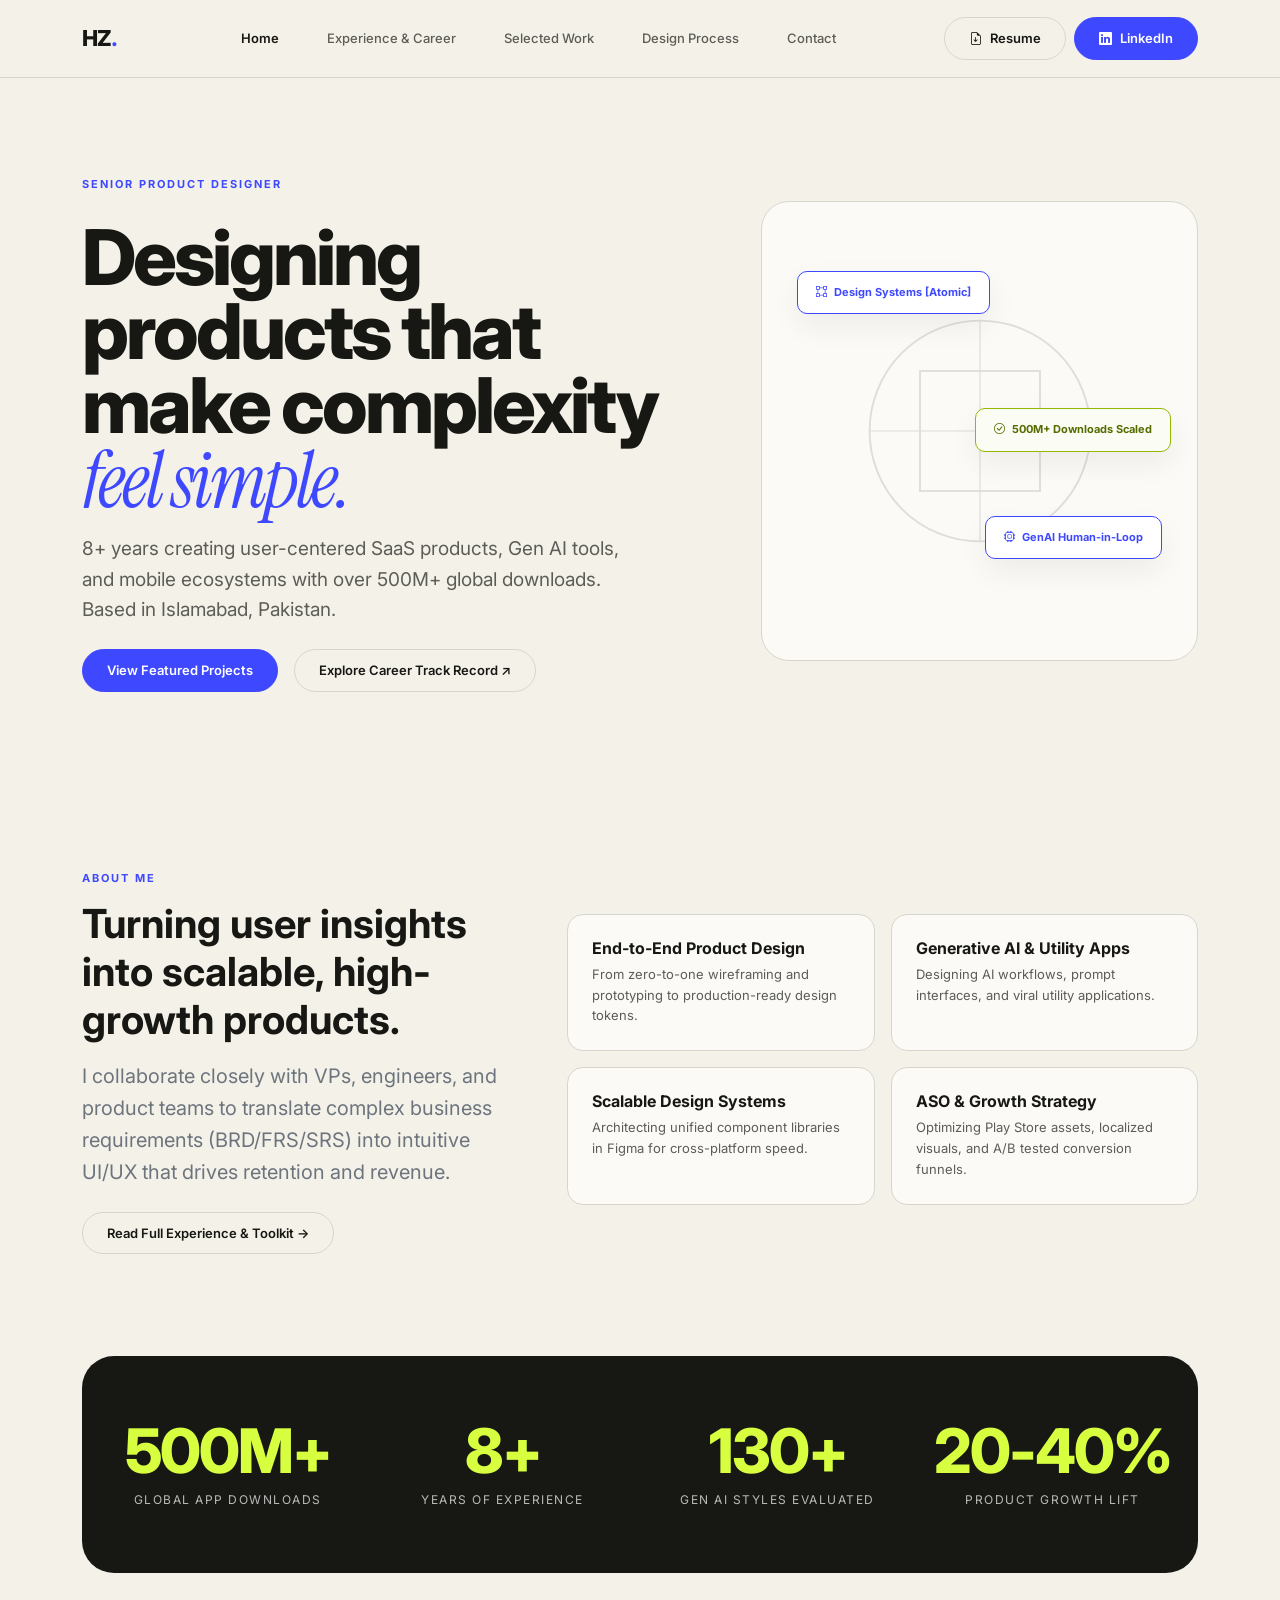
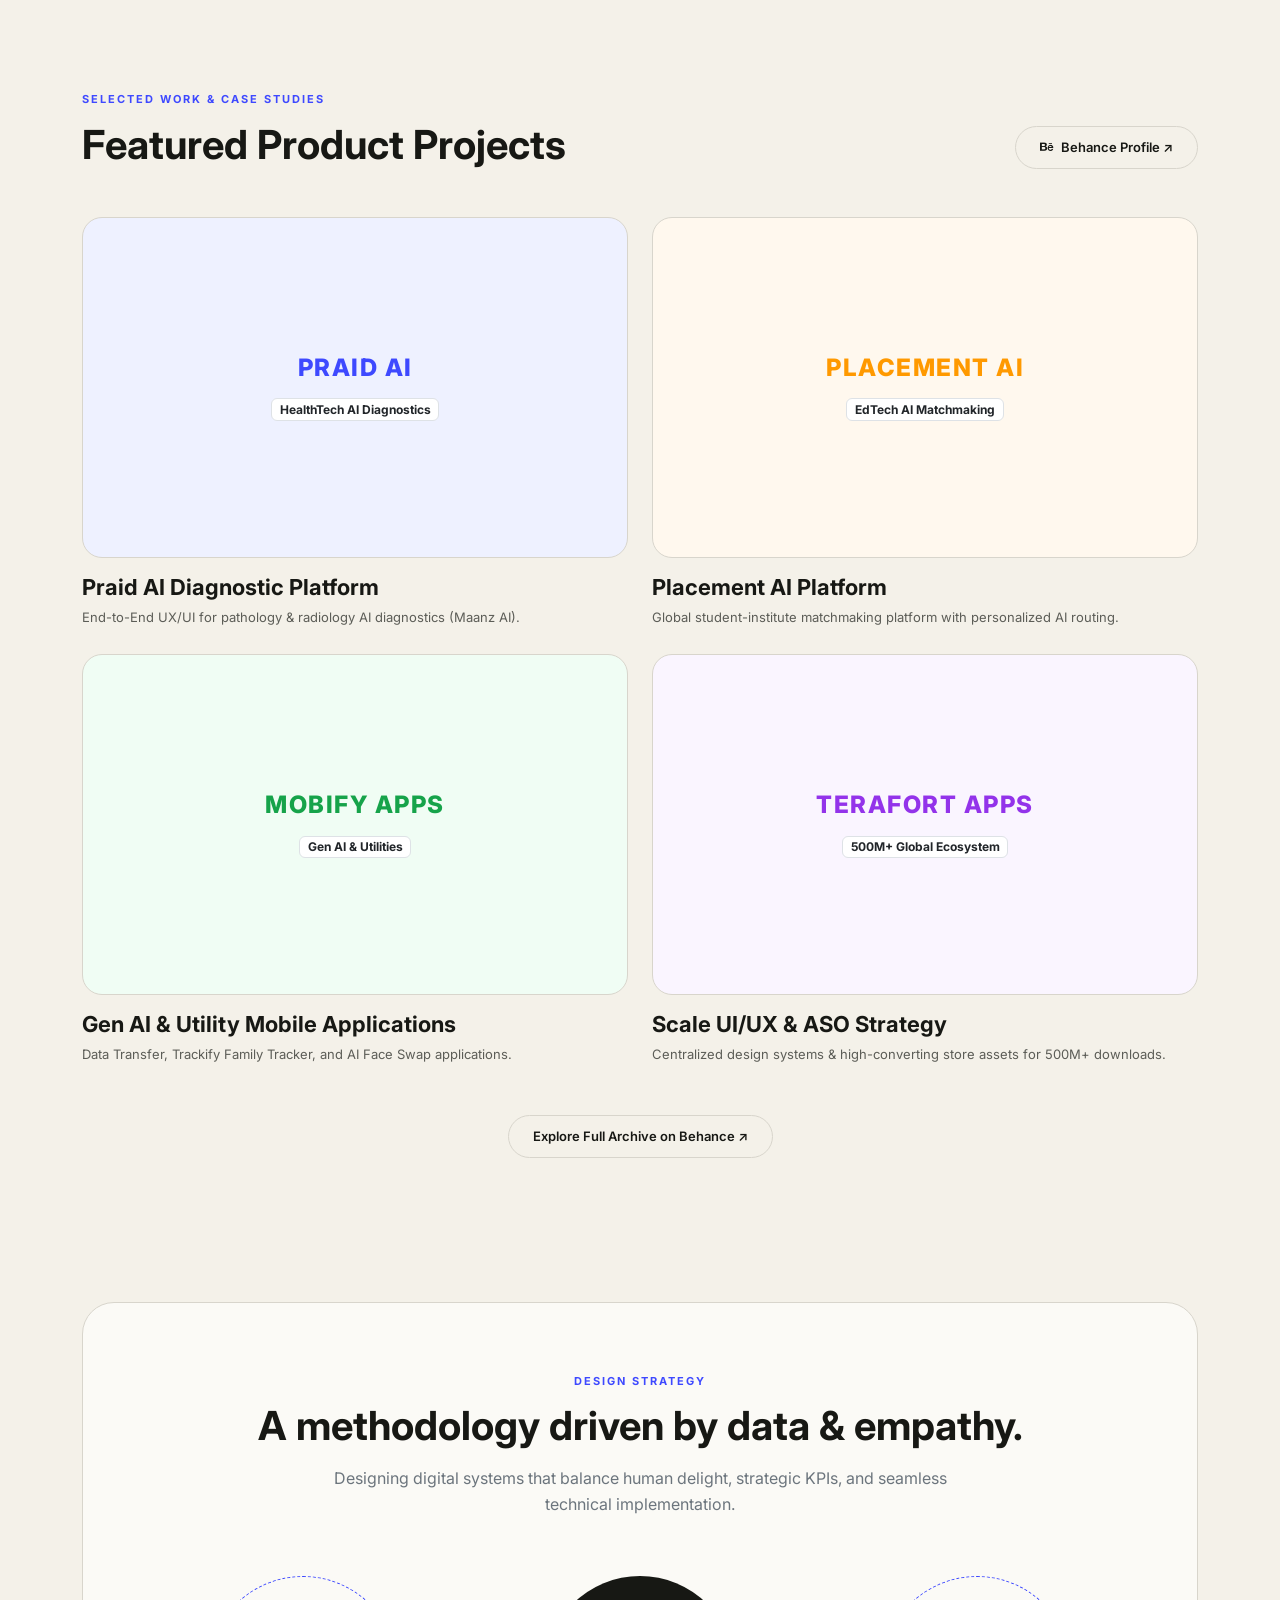
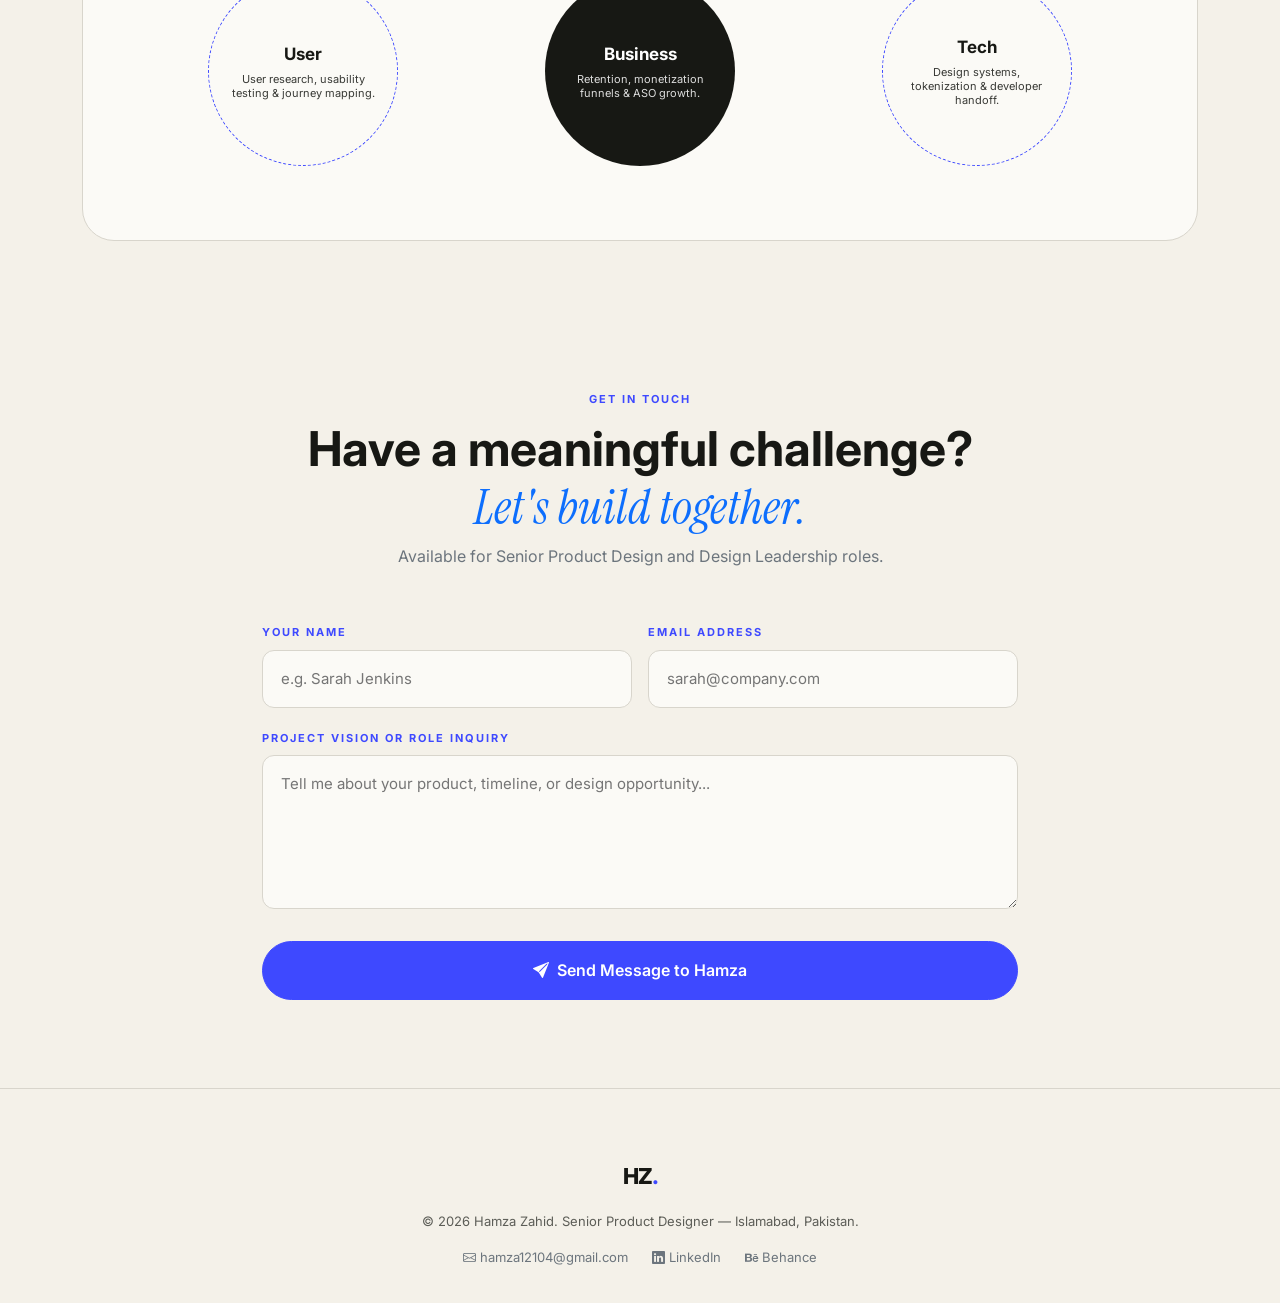
<file: index.html>
<!DOCTYPE html>
<html lang="en">
<head>
    <meta charset="UTF-8">
    <meta name="viewport" content="width=device-width, initial-scale=1.0">
    <title>Hamza Zahid — Senior Product Designer</title>
    
    <!-- Google Fonts -->
    <link rel="preconnect" href="https://fonts.googleapis.com">
    <link rel="preconnect" href="https://fonts.gstatic.com" crossorigin>
    <link href="https://fonts.googleapis.com/css2?family=Instrument+Serif:ital@0;1&family=Inter:wght@400;500;600;700;800&display=swap" rel="stylesheet">
    
    <!-- Bootstrap 5 CSS -->
    <link href="https://cdn.jsdelivr.net/npm/bootstrap@5.3.3/dist/css/bootstrap.min.css" rel="stylesheet">
    
    <!-- Bootstrap Icons -->
    <link rel="stylesheet" href="https://cdn.jsdelivr.net/npm/bootstrap-icons@1.11.3/font/bootstrap-icons.min.css">
    
    <!-- Custom Stylesheet -->
    <link rel="stylesheet" href="style.css">
</head>
<body>

    <!-- NAVBAR -->
    <nav class="navbar navbar-expand-lg fixed-top custom-navbar">
        <div class="container">
            <a class="navbar-brand" href="index.html">HZ<span>.</span></a>
            
            <button class="navbar-toggler border-0 shadow-none" type="button" data-bs-toggle="collapse" data-bs-target="#navMenu" aria-controls="navMenu" aria-expanded="false" aria-label="Toggle navigation">
                <i class="bi bi-list fs-2"></i>
            </button>

            <div class="collapse navbar-collapse" id="navMenu">
                <ul class="navbar-nav mx-auto mb-2 mb-lg-0 gap-lg-3 text-center">
                    <li class="nav-item"><a class="nav-link active" href="index.html">Home</a></li>
                    <li class="nav-item"><a class="nav-link" href="experience.html">Experience & Career</a></li>
                    <li class="nav-item"><a class="nav-link" href="#work">Selected Work</a></li>
                    <li class="nav-item"><a class="nav-link" href="#philosophy">Design Process</a></li>
                    <li class="nav-item"><a class="nav-link" href="#contact">Contact</a></li>
                </ul>
                <div class="d-flex justify-content-center gap-2 mt-3 mt-lg-0">
                    <a href="resume.pdf" class="btn-custom btn-custom-outline" download>
                        <i class="bi bi-file-earmark-arrow-down"></i> Resume
                    </a>
                    <a href="https://www.linkedin.com/in/hamza-zahid08/" target="_blank" rel="noopener" class="btn-custom btn-custom-primary">
                        <i class="bi bi-linkedin"></i> LinkedIn
                    </a>
                </div>
            </div>
        </div>
    </nav>

    <!-- HERO SECTION -->
    <section class="hero-section" id="home">
        <div class="container">
            <div class="row align-items-center g-5">
                <div class="col-lg-7">
                    <span class="label-tag">Senior Product Designer</span>
                    <h1 class="hero-title my-3">Designing products that make complexity <em class="font-serif-italic">feel simple.</em></h1>
                    <p class="hero-subtitle mb-4">
                        8+ years creating user-centered SaaS products, Gen AI tools, and mobile ecosystems with over 500M+ global downloads. Based in Islamabad, Pakistan.
                    </p>
                    <div class="d-flex flex-wrap gap-3">
                        <a href="#work" class="btn-custom btn-custom-primary">View Featured Projects</a>
                        <a href="experience.html" class="btn-custom btn-custom-outline">Explore Career Track Record ↗</a>
                    </div>
                </div>
                
                <div class="col-lg-5">
                    <div class="hero-visual-card">
                        <div class="visual-badge" style="top: 15%; left: 8%;">
                            <i class="bi bi-bounding-box me-1"></i> Design Systems [Atomic]
                        </div>
                        <div class="visual-badge" style="bottom: 22%; right: 8%; animation-delay: 1.5s;">
                            <i class="bi bi-cpu me-1"></i> GenAI Human-in-Loop
                        </div>
                        <div class="visual-badge badge-lime" style="top: 45%; right: 6%; animation-delay: 3s;">
                            <i class="bi bi-check-circle me-1"></i> 500M+ Downloads Scaled
                        </div>
                        <svg width="240" height="240" viewBox="0 0 100 100" style="opacity: 0.12;">
                            <circle cx="50" cy="50" r="46" fill="none" stroke="currentColor" stroke-width="0.8"/>
                            <rect x="25" y="25" width="50" height="50" fill="none" stroke="currentColor" stroke-width="0.8"/>
                            <line x1="50" y1="4" x2="50" y2="96" stroke="currentColor" stroke-width="0.5"/>
                            <line x1="4" y1="50" x2="96" y2="50" stroke="currentColor" stroke-width="0.5"/>
                        </svg>
                    </div>
                </div>
            </div>
        </div>
    </section>

    <!-- ABOUT & CORE CAPABILITIES -->
    <section class="py-5 reveal-on-scroll">
        <div class="container py-4">
            <div class="row g-5 align-items-center">
                <div class="col-lg-5">
                    <span class="label-tag">About Me</span>
                    <h2 class="h1 fw-bold mb-3">Turning user insights into scalable, high-growth products.</h2>
                    <p class="text-secondary mb-4 fs-5" style="line-height: 1.6;">
                        I collaborate closely with VPs, engineers, and product teams to translate complex business requirements (BRD/FRS/SRS) into intuitive UI/UX that drives retention and revenue.
                    </p>
                    <a href="experience.html" class="btn-custom btn-custom-outline">Read Full Experience & Toolkit →</a>
                </div>
                <div class="col-lg-7">
                    <div class="row g-3">
                        <div class="col-sm-6">
                            <div class="skill-card">
                                <h4>End-to-End Product Design</h4>
                                <p>From zero-to-one wireframing and prototyping to production-ready design tokens.</p>
                            </div>
                        </div>
                        <div class="col-sm-6">
                            <div class="skill-card">
                                <h4>Generative AI & Utility Apps</h4>
                                <p>Designing AI workflows, prompt interfaces, and viral utility applications.</p>
                            </div>
                        </div>
                        <div class="col-sm-6">
                            <div class="skill-card">
                                <h4>Scalable Design Systems</h4>
                                <p>Architecting unified component libraries in Figma for cross-platform speed.</p>
                            </div>
                        </div>
                        <div class="col-sm-6">
                            <div class="skill-card">
                                <h4>ASO & Growth Strategy</h4>
                                <p>Optimizing Play Store assets, localized visuals, and A/B tested conversion funnels.</p>
                            </div>
                        </div>
                    </div>
                </div>
            </div>
        </div>
    </section>

    <!-- IMPACT METRICS -->
    <section class="container reveal-on-scroll">
        <div class="impact-banner">
            <div class="row g-4 text-center">
                <div class="col-6 col-lg-3 metric-item">
                    <h2>500M+</h2>
                    <p>Global App Downloads</p>
                </div>
                <div class="col-6 col-lg-3 metric-item">
                    <h2>8+</h2>
                    <p>Years of Experience</p>
                </div>
                <div class="col-6 col-lg-3 metric-item">
                    <h2>130+</h2>
                    <p>Gen AI Styles Evaluated</p>
                </div>
                <div class="col-6 col-lg-3 metric-item">
                    <h2>20-40%</h2>
                    <p>Product Growth Lift</p>
                </div>
            </div>
        </div>
    </section>

    <!-- FEATURED PROJECTS -->
    <section class="py-5 reveal-on-scroll" id="work">
        <div class="container py-4">
            <div class="d-flex justify-content-between align-items-end mb-5">
                <div>
                    <span class="label-tag">Selected Work & Case Studies</span>
                    <h2 class="h1 fw-bold m-0">Featured Product Projects</h2>
                </div>
                <a href="https://www.behance.net/hamzazahid08" target="_blank" rel="noopener" class="btn-custom btn-custom-outline d-none d-md-inline-flex">
                    <i class="bi bi-behance"></i> Behance Profile ↗
                </a>
            </div>

            <div class="row g-4">
                <!-- Project 1: Praid AI -->
                <div class="col-md-6">
                    <a href="https://www.behance.net/hamzazahid08" class="project-card-link" target="_blank" rel="noopener">
                        <div class="project-card">
                            <div class="project-preview" style="background: #eef1ff;">
                                <h4 style="color: var(--blue);">PRAID AI</h4>
                                <span class="badge bg-white text-dark mt-2 border">HealthTech AI Diagnostics</span>
                            </div>
                            <div class="project-details">
                                <h3>Praid AI Diagnostic Platform</h3>
                                <span>End-to-End UX/UI for pathology & radiology AI diagnostics (Maanz AI).</span>
                            </div>
                        </div>
                    </a>
                </div>

                <!-- Project 2: Placement AI -->
                <div class="col-md-6">
                    <a href="https://www.behance.net/hamzazahid08" class="project-card-link" target="_blank" rel="noopener">
                        <div class="project-card">
                            <div class="project-preview" style="background: #fff8ee;">
                                <h4 style="color: #ff9900;">PLACEMENT AI</h4>
                                <span class="badge bg-white text-dark mt-2 border">EdTech AI Matchmaking</span>
                            </div>
                            <div class="project-details">
                                <h3>Placement AI Platform</h3>
                                <span>Global student-institute matchmaking platform with personalized AI routing.</span>
                            </div>
                        </div>
                    </a>
                </div>

                <!-- Project 3: Mobify Suite -->
                <div class="col-md-6">
                    <a href="https://www.behance.net/hamzazahid08" class="project-card-link" target="_blank" rel="noopener">
                        <div class="project-card">
                            <div class="project-preview" style="background: #f0fdf4;">
                                <h4 style="color: #16a34a;">MOBIFY APPS</h4>
                                <span class="badge bg-white text-dark mt-2 border">Gen AI & Utilities</span>
                            </div>
                            <div class="project-details">
                                <h3>Gen AI & Utility Mobile Applications</h3>
                                <span>Data Transfer, Trackify Family Tracker, and AI Face Swap applications.</span>
                            </div>
                        </div>
                    </a>
                </div>

                <!-- Project 4: Terafort Global Apps -->
                <div class="col-md-6">
                    <a href="https://www.behance.net/hamzazahid08" class="project-card-link" target="_blank" rel="noopener">
                        <div class="project-card">
                            <div class="project-preview" style="background: #faf5ff;">
                                <h4 style="color: #9333ea;">TERAFORT APPS</h4>
                                <span class="badge bg-white text-dark mt-2 border">500M+ Global Ecosystem</span>
                            </div>
                            <div class="project-details">
                                <h3>Scale UI/UX & ASO Strategy</h3>
                                <span>Centralized design systems & high-converting store assets for 500M+ downloads.</span>
                            </div>
                        </div>
                    </a>
                </div>
            </div>

            <div class="text-center mt-5">
                <a href="https://www.behance.net/hamzazahid08" target="_blank" rel="noopener" class="btn-custom btn-custom-outline">
                    Explore Full Archive on Behance ↗
                </a>
            </div>
        </div>
    </section>

    <!-- PHILOSOPHY / PROCESS -->
    <section class="py-5 reveal-on-scroll" id="philosophy">
        <div class="container py-4">
            <div class="strategy-box text-center">
                <span class="label-tag">Design Strategy</span>
                <h2 class="display-6 fw-bold mb-3">A methodology driven by data & empathy.</h2>
                <p class="text-secondary mx-auto mb-5" style="max-width: 620px;">
                    Designing digital systems that balance human delight, strategic KPIs, and seamless technical implementation.
                </p>
                
                <div class="row justify-content-center g-4">
                    <div class="col-12 col-md-4 d-flex justify-content-center">
                        <div class="strategy-circle">
                            <strong>User</strong>
                            <p>User research, usability testing & journey mapping.</p>
                        </div>
                    </div>
                    <div class="col-12 col-md-4 d-flex justify-content-center">
                        <div class="strategy-circle dark-circle">
                            <strong>Business</strong>
                            <p>Retention, monetization funnels & ASO growth.</p>
                        </div>
                    </div>
                    <div class="col-12 col-md-4 d-flex justify-content-center">
                        <div class="strategy-circle">
                            <strong>Tech</strong>
                            <p>Design systems, tokenization & developer handoff.</p>
                        </div>
                    </div>
                </div>
            </div>
        </div>
    </section>

    <!-- CONTACT FORM -->
    <section class="py-5 reveal-on-scroll" id="contact">
        <div class="container py-4" style="max-width: 780px;">
            <div class="text-center mb-5">
                <span class="label-tag">Get in Touch</span>
                <h2 class="display-5 fw-bold">Have a meaningful challenge?<br><em class="font-serif-italic text-primary">Let's build together.</em></h2>
                <p class="text-secondary mt-2">Available for Senior Product Design and Design Leadership roles.</p>
            </div>

            <form id="contactForm">
                <div class="row g-3 mb-3">
                    <div class="col-md-6">
                        <label class="label-tag mb-2">Your Name</label>
                        <input type="text" id="name" class="custom-input" placeholder="e.g. Sarah Jenkins" required>
                    </div>
                    <div class="col-md-6">
                        <label class="label-tag mb-2">Email Address</label>
                        <input type="email" id="email" class="custom-input" placeholder="sarah@company.com" required>
                    </div>
                </div>
                <div class="mb-4">
                    <label class="label-tag mb-2">Project Vision or Role Inquiry</label>
                    <textarea id="message" rows="5" class="custom-input" placeholder="Tell me about your product, timeline, or design opportunity..." required></textarea>
                </div>
                <button type="submit" class="btn-custom btn-custom-primary w-100 py-3 fs-6">
                    <i class="bi bi-send-fill"></i> Send Message to Hamza
                </button>
            </form>
            <div id="formStatus" class="text-center mt-3 fs-6 fw-semibold text-primary"></div>
        </div>
    </section>

    <!-- FOOTER -->
    <footer>
        <div class="container">
            <div class="navbar-brand mb-3 d-inline-block">HZ<span>.</span></div>
            <p class="mb-2">&copy; <span id="year"></span> Hamza Zahid. Senior Product Designer — Islamabad, Pakistan.</p>
            <div class="d-flex justify-content-center gap-4 mt-3">
                <a href="mailto:hamza12104@gmail.com" class="text-secondary text-decoration-none"><i class="bi bi-envelope"></i> hamza12104@gmail.com</a>
                <a href="https://www.linkedin.com/in/hamza-zahid08/" target="_blank" rel="noopener" class="text-secondary text-decoration-none"><i class="bi bi-linkedin"></i> LinkedIn</a>
                <a href="https://www.behance.net/hamzazahid08" target="_blank" rel="noopener" class="text-secondary text-decoration-none"><i class="bi bi-behance"></i> Behance</a>
            </div>
        </div>
    </footer>

    <!-- Bootstrap 5 JS Bundle -->
    <script src="https://cdn.jsdelivr.net/npm/bootstrap@5.3.3/dist/js/bootstrap.bundle.min.js"></script>
    <!-- Custom Script -->
    <script src="script.js"></script>
</body>
</html>
</file>
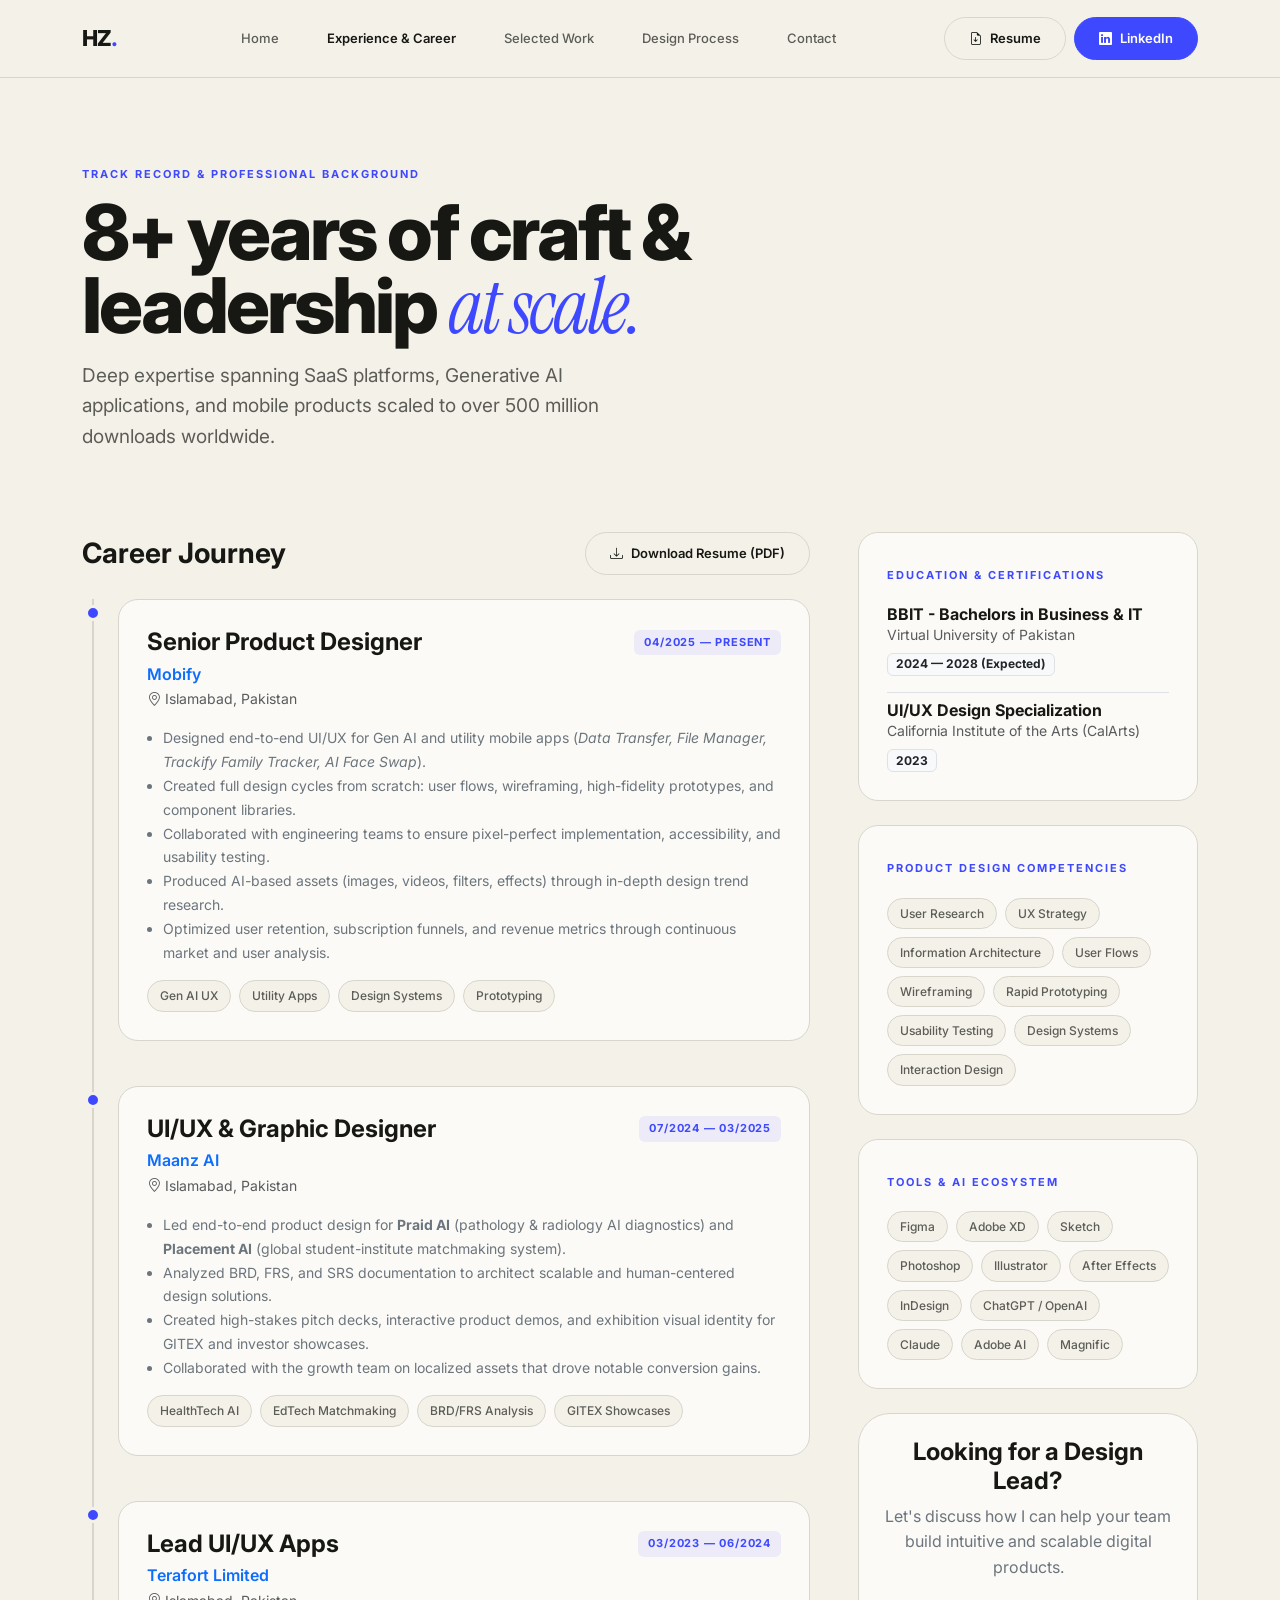
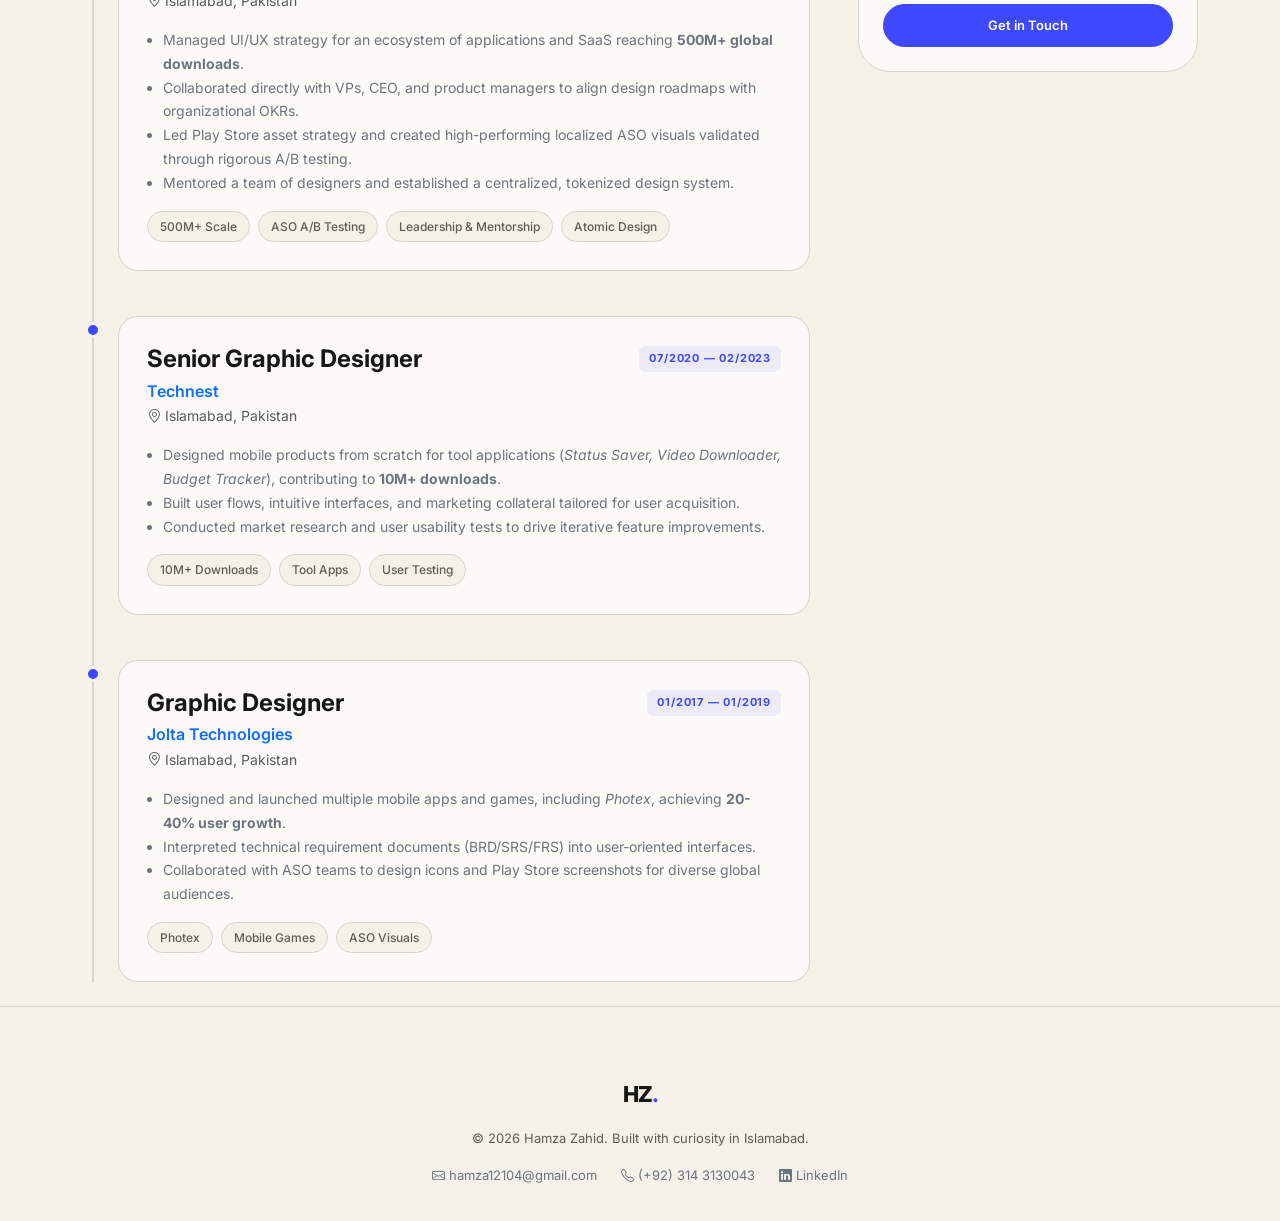
<file: experience.html>
<!DOCTYPE html>
<html lang="en">
<head>
    <meta charset="UTF-8">
    <meta name="viewport" content="width=device-width, initial-scale=1.0">
    <title>Experience & Career — Hamza Zahid</title>
    
    <!-- Google Fonts -->
    <link rel="preconnect" href="https://fonts.googleapis.com">
    <link rel="preconnect" href="https://fonts.gstatic.com" crossorigin>
    <link href="https://fonts.googleapis.com/css2?family=Instrument+Serif:ital@0;1&family=Inter:wght@400;500;600;700;800&display=swap" rel="stylesheet">
    
    <!-- Bootstrap 5 CSS -->
    <link href="https://cdn.jsdelivr.net/npm/bootstrap@5.3.3/dist/css/bootstrap.min.css" rel="stylesheet">
    
    <!-- Bootstrap Icons -->
    <link rel="stylesheet" href="https://cdn.jsdelivr.net/npm/bootstrap-icons@1.11.3/font/bootstrap-icons.min.css">
    
    <!-- Custom Stylesheet -->
    <link rel="stylesheet" href="style.css">
</head>
<body>

    <!-- NAVBAR -->
    <nav class="navbar navbar-expand-lg fixed-top custom-navbar">
        <div class="container">
            <a class="navbar-brand" href="index.html">HZ<span>.</span></a>
            
            <button class="navbar-toggler border-0 shadow-none" type="button" data-bs-toggle="collapse" data-bs-target="#navMenu" aria-controls="navMenu" aria-expanded="false" aria-label="Toggle navigation">
                <i class="bi bi-list fs-2"></i>
            </button>

            <div class="collapse navbar-collapse" id="navMenu">
                <ul class="navbar-nav mx-auto mb-2 mb-lg-0 gap-lg-3 text-center">
                    <li class="nav-item"><a class="nav-link" href="index.html">Home</a></li>
                    <li class="nav-item"><a class="nav-link active" href="experience.html">Experience & Career</a></li>
                    <li class="nav-item"><a class="nav-link" href="index.html#work">Selected Work</a></li>
                    <li class="nav-item"><a class="nav-link" href="index.html#philosophy">Design Process</a></li>
                    <li class="nav-item"><a class="nav-link" href="index.html#contact">Contact</a></li>
                </ul>
                <div class="d-flex justify-content-center gap-2 mt-3 mt-lg-0">
                    <a href="resume.pdf" class="btn-custom btn-custom-outline" download>
                        <i class="bi bi-file-earmark-arrow-down"></i> Resume
                    </a>
                    <a href="https://www.linkedin.com/in/hamza-zahid08/" target="_blank" rel="noopener" class="btn-custom btn-custom-primary">
                        <i class="bi bi-linkedin"></i> LinkedIn
                    </a>
                </div>
            </div>
        </div>
    </nav>

    <!-- HEADER -->
    <header class="hero-section" style="min-height: 48vh; padding-top: 160px; padding-bottom: 40px;">
        <div class="container">
            <div class="row">
                <div class="col-lg-9">
                    <span class="label-tag">Track Record & Professional Background</span>
                    <h1 class="hero-title mb-3">8+ years of craft & leadership <em class="font-serif-italic">at scale.</em></h1>
                    <p class="hero-subtitle">
                        Deep expertise spanning SaaS platforms, Generative AI applications, and mobile products scaled to over 500 million downloads worldwide.
                    </p>
                </div>
            </div>
        </div>
    </header>

    <!-- MAIN EXPERIENCE SECTION -->
    <main class="py-4">
        <div class="container">
            <div class="row g-5">
                
                <!-- TIMELINE COLUMN -->
                <div class="col-lg-8">
                    <div class="d-flex align-items-center justify-content-between mb-4">
                        <h2 class="h3 fw-bold m-0">Career Journey</h2>
                        <a href="resume.pdf" download class="btn-custom btn-custom-outline btn-sm">
                            <i class="bi bi-download"></i> Download Resume (PDF)
                        </a>
                    </div>

                    <div class="experience-timeline">
                        
                        <!-- Role 1: Mobify -->
                        <div class="timeline-item">
                            <div class="timeline-dot"></div>
                            <div class="job-card">
                                <div class="d-flex flex-wrap justify-content-between align-items-center gap-2 mb-2">
                                    <h3 class="h4 fw-bold m-0">Senior Product Designer</h3>
                                    <span class="job-period">04/2025 — PRESENT</span>
                                </div>
                                <h5 class="text-primary fw-semibold fs-6 mb-1">Mobify</h5>
                                <div class="text-muted small mb-3"><i class="bi bi-geo-alt"></i> Islamabad, Pakistan</div>
                                <ul class="text-secondary mb-3 ps-3" style="font-size: 14px; line-height: 1.7;">
                                    <li>Designed end-to-end UI/UX for Gen AI and utility mobile apps (<em>Data Transfer, File Manager, Trackify Family Tracker, AI Face Swap</em>).</li>
                                    <li>Created full design cycles from scratch: user flows, wireframing, high-fidelity prototypes, and component libraries.</li>
                                    <li>Collaborated with engineering teams to ensure pixel-perfect implementation, accessibility, and usability testing.</li>
                                    <li>Produced AI-based assets (images, videos, filters, effects) through in-depth design trend research.</li>
                                    <li>Optimized user retention, subscription funnels, and revenue metrics through continuous market and user analysis.</li>
                                </ul>
                                <div class="d-flex flex-wrap gap-2">
                                    <span class="tag-badge">Gen AI UX</span>
                                    <span class="tag-badge">Utility Apps</span>
                                    <span class="tag-badge">Design Systems</span>
                                    <span class="tag-badge">Prototyping</span>
                                </div>
                            </div>
                        </div>

                        <!-- Role 2: Maanz AI -->
                        <div class="timeline-item">
                            <div class="timeline-dot"></div>
                            <div class="job-card">
                                <div class="d-flex flex-wrap justify-content-between align-items-center gap-2 mb-2">
                                    <h3 class="h4 fw-bold m-0">UI/UX & Graphic Designer</h3>
                                    <span class="job-period">07/2024 — 03/2025</span>
                                </div>
                                <h5 class="text-primary fw-semibold fs-6 mb-1">Maanz AI</h5>
                                <div class="text-muted small mb-3"><i class="bi bi-geo-alt"></i> Islamabad, Pakistan</div>
                                <ul class="text-secondary mb-3 ps-3" style="font-size: 14px; line-height: 1.7;">
                                    <li>Led end-to-end product design for <strong>Praid AI</strong> (pathology & radiology AI diagnostics) and <strong>Placement AI</strong> (global student-institute matchmaking system).</li>
                                    <li>Analyzed BRD, FRS, and SRS documentation to architect scalable and human-centered design solutions.</li>
                                    <li>Created high-stakes pitch decks, interactive product demos, and exhibition visual identity for GITEX and investor showcases.</li>
                                    <li>Collaborated with the growth team on localized assets that drove notable conversion gains.</li>
                                </ul>
                                <div class="d-flex flex-wrap gap-2">
                                    <span class="tag-badge">HealthTech AI</span>
                                    <span class="tag-badge">EdTech Matchmaking</span>
                                    <span class="tag-badge">BRD/FRS Analysis</span>
                                    <span class="tag-badge">GITEX Showcases</span>
                                </div>
                            </div>
                        </div>

                        <!-- Role 3: Terafort Limited -->
                        <div class="timeline-item">
                            <div class="timeline-dot"></div>
                            <div class="job-card">
                                <div class="d-flex flex-wrap justify-content-between align-items-center gap-2 mb-2">
                                    <h3 class="h4 fw-bold m-0">Lead UI/UX Apps</h3>
                                    <span class="job-period">03/2023 — 06/2024</span>
                                </div>
                                <h5 class="text-primary fw-semibold fs-6 mb-1">Terafort Limited</h5>
                                <div class="text-muted small mb-3"><i class="bi bi-geo-alt"></i> Islamabad, Pakistan</div>
                                <ul class="text-secondary mb-3 ps-3" style="font-size: 14px; line-height: 1.7;">
                                    <li>Managed UI/UX strategy for an ecosystem of applications and SaaS reaching <strong>500M+ global downloads</strong>.</li>
                                    <li>Collaborated directly with VPs, CEO, and product managers to align design roadmaps with organizational OKRs.</li>
                                    <li>Led Play Store asset strategy and created high-performing localized ASO visuals validated through rigorous A/B testing.</li>
                                    <li>Mentored a team of designers and established a centralized, tokenized design system.</li>
                                </ul>
                                <div class="d-flex flex-wrap gap-2">
                                    <span class="tag-badge">500M+ Scale</span>
                                    <span class="tag-badge">ASO A/B Testing</span>
                                    <span class="tag-badge">Leadership & Mentorship</span>
                                    <span class="tag-badge">Atomic Design</span>
                                </div>
                            </div>
                        </div>

                        <!-- Role 4: Technest -->
                        <div class="timeline-item">
                            <div class="timeline-dot"></div>
                            <div class="job-card">
                                <div class="d-flex flex-wrap justify-content-between align-items-center gap-2 mb-2">
                                    <h3 class="h4 fw-bold m-0">Senior Graphic Designer</h3>
                                    <span class="job-period">07/2020 — 02/2023</span>
                                </div>
                                <h5 class="text-primary fw-semibold fs-6 mb-1">Technest</h5>
                                <div class="text-muted small mb-3"><i class="bi bi-geo-alt"></i> Islamabad, Pakistan</div>
                                <ul class="text-secondary mb-3 ps-3" style="font-size: 14px; line-height: 1.7;">
                                    <li>Designed mobile products from scratch for tool applications (<em>Status Saver, Video Downloader, Budget Tracker</em>), contributing to <strong>10M+ downloads</strong>.</li>
                                    <li>Built user flows, intuitive interfaces, and marketing collateral tailored for user acquisition.</li>
                                    <li>Conducted market research and user usability tests to drive iterative feature improvements.</li>
                                </ul>
                                <div class="d-flex flex-wrap gap-2">
                                    <span class="tag-badge">10M+ Downloads</span>
                                    <span class="tag-badge">Tool Apps</span>
                                    <span class="tag-badge">User Testing</span>
                                </div>
                            </div>
                        </div>

                        <!-- Role 5: Jolta Technologies -->
                        <div class="timeline-item mb-0">
                            <div class="timeline-dot"></div>
                            <div class="job-card">
                                <div class="d-flex flex-wrap justify-content-between align-items-center gap-2 mb-2">
                                    <h3 class="h4 fw-bold m-0">Graphic Designer</h3>
                                    <span class="job-period">01/2017 — 01/2019</span>
                                </div>
                                <h5 class="text-primary fw-semibold fs-6 mb-1">Jolta Technologies</h5>
                                <div class="text-muted small mb-3"><i class="bi bi-geo-alt"></i> Islamabad, Pakistan</div>
                                <ul class="text-secondary mb-3 ps-3" style="font-size: 14px; line-height: 1.7;">
                                    <li>Designed and launched multiple mobile apps and games, including <em>Photex</em>, achieving <strong>20-40% user growth</strong>.</li>
                                    <li>Interpreted technical requirement documents (BRD/SRS/FRS) into user-oriented interfaces.</li>
                                    <li>Collaborated with ASO teams to design icons and Play Store screenshots for diverse global audiences.</li>
                                </ul>
                                <div class="d-flex flex-wrap gap-2">
                                    <span class="tag-badge">Photex</span>
                                    <span class="tag-badge">Mobile Games</span>
                                    <span class="tag-badge">ASO Visuals</span>
                                </div>
                            </div>
                        </div>

                    </div>
                </div>

                <!-- SIDEBAR: EDUCATION, SKILLS & TOOLS -->
                <div class="col-lg-4">
                    <div class="sticky-top" style="top: 100px; z-index: 1;">
                        
                        <!-- EDUCATION -->
                        <div class="job-card mb-4">
                            <span class="label-tag">Education & Certifications</span>
                            
                            <div class="mb-3 mt-2">
                                <h6 class="fw-bold m-0">BBIT - Bachelors in Business & IT</h6>
                                <p class="text-muted small mb-1">Virtual University of Pakistan</p>
                                <span class="badge bg-light text-dark border">2024 — 2028 (Expected)</span>
                            </div>

                            <div class="pt-2 border-top">
                                <h6 class="fw-bold m-0">UI/UX Design Specialization</h6>
                                <p class="text-muted small mb-1">California Institute of the Arts (CalArts)</p>
                                <span class="badge bg-light text-dark border">2023</span>
                            </div>
                        </div>

                        <!-- PRODUCT DESIGN SKILLS -->
                        <div class="job-card mb-4">
                            <span class="label-tag">Product Design Competencies</span>
                            <div class="d-flex flex-wrap gap-2 mt-2">
                                <span class="tag-badge">User Research</span>
                                <span class="tag-badge">UX Strategy</span>
                                <span class="tag-badge">Information Architecture</span>
                                <span class="tag-badge">User Flows</span>
                                <span class="tag-badge">Wireframing</span>
                                <span class="tag-badge">Rapid Prototyping</span>
                                <span class="tag-badge">Usability Testing</span>
                                <span class="tag-badge">Design Systems</span>
                                <span class="tag-badge">Interaction Design</span>
                            </div>
                        </div>

                        <!-- TOOLS & AI -->
                        <div class="job-card mb-4">
                            <span class="label-tag">Tools & AI Ecosystem</span>
                            <div class="d-flex flex-wrap gap-2 mt-2">
                                <span class="tag-badge">Figma</span>
                                <span class="tag-badge">Adobe XD</span>
                                <span class="tag-badge">Sketch</span>
                                <span class="tag-badge">Photoshop</span>
                                <span class="tag-badge">Illustrator</span>
                                <span class="tag-badge">After Effects</span>
                                <span class="tag-badge">InDesign</span>
                                <span class="tag-badge">ChatGPT / OpenAI</span>
                                <span class="tag-badge">Claude</span>
                                <span class="tag-badge">Adobe AI</span>
                                <span class="tag-badge">Magnific</span>
                            </div>
                        </div>

                        <!-- CTA BOX -->
                        <div class="strategy-box p-4 text-center">
                            <h4 class="fw-bold mb-2">Looking for a Design Lead?</h4>
                            <p class="text-secondary fs-6 mb-4">Let's discuss how I can help your team build intuitive and scalable digital products.</p>
                            <a href="index.html#contact" class="btn-custom btn-custom-primary w-100">Get in Touch</a>
                        </div>

                    </div>
                </div>

            </div>
        </div>
    </main>

    <!-- FOOTER -->
    <footer>
        <div class="container">
            <div class="navbar-brand mb-3 d-inline-block">HZ<span>.</span></div>
            <p class="mb-2">&copy; <span id="year"></span> Hamza Zahid. Built with curiosity in Islamabad.</p>
            <div class="d-flex justify-content-center gap-4 mt-3">
                <a href="mailto:hamza12104@gmail.com" class="text-secondary text-decoration-none"><i class="bi bi-envelope"></i> hamza12104@gmail.com</a>
                <a href="tel:+923143130043" class="text-secondary text-decoration-none"><i class="bi bi-telephone"></i> (+92) 314 3130043</a>
                <a href="https://www.linkedin.com/in/hamza-zahid08/" target="_blank" rel="noopener" class="text-secondary text-decoration-none"><i class="bi bi-linkedin"></i> LinkedIn</a>
            </div>
        </div>
    </footer>

    <!-- Bootstrap 5 JS Bundle -->
    <script src="https://cdn.jsdelivr.net/npm/bootstrap@5.3.3/dist/js/bootstrap.bundle.min.js"></script>
    <!-- Custom Script -->
    <script src="script.js"></script>
</body>
</html>
</file>
<file: style.css>
/* ==========================================================================
   THEME VARIABLES & BASE STYLES
   ========================================================================== */
:root {
    --paper: #f4f1e9;
    --paper-card: #fbfaf6;
    --ink: #171814;
    --ink-muted: #5c5d57;
    --line: #d8d5cc;
    --blue: #3e49ff;
    --blue-hover: #2934e0;
    --lime: #d7ff3f;
    --sans: 'Inter', -apple-system, BlinkMacSystemFont, 'Segoe UI', Roboto, sans-serif;
    --serif: 'Instrument Serif', Georgia, serif;
}

* {
    box-sizing: border-box;
    margin: 0;
    padding: 0;
}

html {
    scroll-behavior: smooth;
}

body {
    background-color: var(--paper);
    color: var(--ink);
    font-family: var(--sans);
    line-height: 1.6;
    -webkit-font-smoothing: antialiased;
    overflow-x: hidden;
}

/* ==========================================================================
   TYPOGRAPHY
   ========================================================================== */
.font-serif-italic {
    font-family: var(--serif);
    font-weight: 400;
    font-style: italic;
}

.label-tag {
    font-size: 11px;
    text-transform: uppercase;
    letter-spacing: 2px;
    font-weight: 700;
    color: var(--blue);
    display: inline-block;
    margin-bottom: 12px;
}

/* ==========================================================================
   BUTTONS & UI ELEMENTS
   ========================================================================== */
.btn-custom {
    display: inline-flex;
    align-items: center;
    justify-content: center;
    gap: 8px;
    padding: 10px 24px;
    border-radius: 100px;
    font-size: 13px;
    font-weight: 600;
    text-decoration: none;
    transition: all 0.3s cubic-bezier(0.16, 1, 0.3, 1);
    cursor: pointer;
    border: 1px solid transparent;
}

.btn-custom-primary {
    background: var(--blue);
    color: #ffffff !important;
    border-color: var(--blue);
}

.btn-custom-primary:hover {
    background: var(--blue-hover);
    border-color: var(--blue-hover);
    transform: translateY(-2px);
    box-shadow: 0 8px 20px rgba(62, 73, 255, 0.25);
}

.btn-custom-outline {
    background: transparent;
    border-color: var(--line);
    color: var(--ink) !important;
}

.btn-custom-outline:hover {
    background: var(--paper-card);
    border-color: var(--ink);
    transform: translateY(-2px);
}

/* ==========================================================================
   NAVIGATION
   ========================================================================== */
.custom-navbar {
    background: rgba(244, 241, 233, 0.92);
    backdrop-filter: blur(12px);
    -webkit-backdrop-filter: blur(12px);
    border-bottom: 1px solid var(--line);
    padding: 16px 0;
    transition: all 0.3s ease;
}

.navbar-brand {
    font-size: 22px;
    font-weight: 800;
    letter-spacing: -1px;
    color: var(--ink) !important;
}

.navbar-brand span {
    color: var(--blue);
}

.nav-link {
    font-size: 13px;
    font-weight: 500;
    color: var(--ink-muted) !important;
    transition: color 0.2s ease;
    padding: 8px 16px !important;
}

.nav-link:hover,
.nav-link.active {
    color: var(--ink) !important;
    font-weight: 600;
}

/* ==========================================================================
   HERO SECTION
   ========================================================================== */
.hero-section {
    padding-top: 150px;
    padding-bottom: 80px;
    min-height: 88vh;
    display: flex;
    align-items: center;
}

.hero-title {
    font-size: clamp(38px, 6vw, 88px);
    line-height: 0.96;
    font-weight: 800;
    letter-spacing: -3px;
    color: var(--ink);
}

.hero-title em {
    color: var(--blue);
}

.hero-subtitle {
    font-size: clamp(16px, 1.6vw, 19px);
    color: var(--ink-muted);
    max-width: 540px;
}

.hero-visual-card {
    position: relative;
    height: 460px;
    background: var(--paper-card);
    border: 1px solid var(--line);
    border-radius: 28px;
    display: flex;
    align-items: center;
    justify-content: center;
    overflow: hidden;
}

.visual-badge {
    position: absolute;
    border: 1px solid var(--blue);
    padding: 12px 18px;
    border-radius: 10px;
    background: #ffffff;
    box-shadow: 0 12px 30px rgba(0, 0, 0, 0.06);
    font-size: 11px;
    font-weight: 700;
    color: var(--blue);
    animation: floatAnimation 6s infinite ease-in-out;
    z-index: 2;
}

.visual-badge.badge-lime {
    border-color: #92b800;
    color: #556c00;
    background: #fbfdf4;
}

@keyframes floatAnimation {
    0%, 100% { transform: translateY(0px); }
    50% { transform: translateY(-16px); }
}

/* ==========================================================================
   CARDS & GRID PILLARS
   ========================================================================== */
.skill-card {
    background: var(--paper-card);
    border: 1px solid var(--line);
    padding: 24px;
    border-radius: 16px;
    transition: all 0.3s ease;
    height: 100%;
}

.skill-card:hover {
    border-color: var(--blue);
    transform: translateY(-4px);
    box-shadow: 0 10px 25px rgba(0, 0, 0, 0.04);
}

.skill-card h4 {
    font-size: 16px;
    font-weight: 700;
    margin-bottom: 6px;
}

.skill-card p {
    font-size: 13px;
    color: var(--ink-muted);
    margin: 0;
}

/* ==========================================================================
   METRICS BANNER
   ========================================================================== */
.impact-banner {
    background: var(--ink);
    color: var(--paper-card);
    border-radius: 32px;
    padding: 40px 20px;
    margin-top: 30px;
    margin-bottom: 40px;
}

.metric-item {
    padding: 24px 16px;
    text-align: center;
}

.metric-item h2 {
    font-size: clamp(42px, 4.8vw, 64px);
    color: var(--lime);
    letter-spacing: -2px;
    font-weight: 800;
    line-height: 1;
    margin-bottom: 8px;
}

.metric-item p {
    font-size: 12px;
    text-transform: uppercase;
    letter-spacing: 1.5px;
    color: rgba(255, 255, 255, 0.7);
    margin: 0;
}

/* ==========================================================================
   PROJECT CARDS
   ========================================================================== */
.project-card-link {
    text-decoration: none;
    color: inherit;
    display: block;
}

.project-card {
    background: transparent;
    border: none;
    transition: transform 0.4s cubic-bezier(0.16, 1, 0.3, 1);
}

.project-preview {
    aspect-ratio: 16 / 10;
    border-radius: 20px;
    border: 1px solid var(--line);
    overflow: hidden;
    position: relative;
    display: flex;
    flex-direction: column;
    align-items: center;
    justify-content: center;
    transition: transform 0.4s ease, border-color 0.3s ease;
    padding: 24px;
    text-align: center;
}

.project-card-link:hover .project-preview {
    transform: scale(0.985);
    border-color: var(--blue);
}

.project-card-link:hover h3 {
    color: var(--blue);
}

.project-preview h4 {
    font-weight: 800;
    letter-spacing: 1.5px;
}

.project-details h3 {
    font-size: 22px;
    font-weight: 700;
    margin-top: 16px;
    margin-bottom: 4px;
    transition: color 0.2s ease;
}

.project-details span {
    font-size: 13px;
    color: var(--ink-muted);
}

/* ==========================================================================
   STRATEGY & PHILOSOPHY
   ========================================================================== */
.strategy-box {
    background: var(--paper-card);
    border: 1px solid var(--line);
    border-radius: 32px;
    padding: clamp(35px, 5vw, 70px);
}

.strategy-circle {
    width: 190px;
    height: 190px;
    border-radius: 50%;
    border: 1.5px dashed var(--blue);
    display: flex;
    flex-direction: column;
    align-items: center;
    justify-content: center;
    padding: 20px;
    text-align: center;
    margin: 10px auto;
    transition: all 0.4s ease;
}

.strategy-circle.dark-circle {
    background: var(--ink);
    color: #ffffff;
    border-color: var(--ink);
}

.strategy-circle:hover {
    background: var(--blue);
    color: #ffffff;
    border-style: solid;
    transform: scale(1.05);
}

.strategy-circle strong {
    font-size: 17px;
    margin-bottom: 4px;
}

.strategy-circle p {
    font-size: 11px;
    line-height: 1.3;
    margin: 0;
    opacity: 0.85;
}

/* ==========================================================================
   EXPERIENCE PAGE SPECIFICS & TIMELINE
   ========================================================================== */
.experience-timeline {
    position: relative;
    padding-left: 24px;
    border-left: 2px solid var(--line);
    margin-left: 10px;
}

.timeline-item {
    position: relative;
    margin-bottom: 45px;
}

.timeline-dot {
    position: absolute;
    left: -33px;
    top: 6px;
    width: 16px;
    height: 16px;
    border-radius: 50%;
    background: var(--blue);
    border: 3px solid var(--paper);
}

.job-card {
    background: var(--paper-card);
    border: 1px solid var(--line);
    border-radius: 20px;
    padding: 28px;
    transition: border-color 0.3s ease;
}

.job-card:hover {
    border-color: var(--blue);
}

.job-period {
    font-size: 11px;
    font-weight: 700;
    color: var(--blue);
    background: rgba(62, 73, 255, 0.08);
    padding: 4px 10px;
    border-radius: 6px;
    letter-spacing: 0.8px;
}

.tag-badge {
    background: var(--paper);
    border: 1px solid var(--line);
    padding: 5px 12px;
    border-radius: 100px;
    font-size: 12px;
    font-weight: 500;
    color: var(--ink-muted);
}

/* ==========================================================================
   FORMS & INPUTS
   ========================================================================== */
.custom-input {
    width: 100%;
    padding: 16px 18px;
    background: var(--paper-card);
    border: 1px solid var(--line);
    border-radius: 12px;
    font-family: var(--sans);
    font-size: 15px;
    color: var(--ink);
    outline: none;
    transition: border-color 0.2s ease, box-shadow 0.2s ease;
}

.custom-input:focus {
    border-color: var(--blue);
    box-shadow: 0 0 0 4px rgba(62, 73, 255, 0.1);
}

/* ==========================================================================
   FOOTER
   ========================================================================== */
footer {
    padding: 70px 0 35px;
    border-top: 1px solid var(--line);
    text-align: center;
    font-size: 13px;
    color: var(--ink-muted);
}

/* Scroll reveal utility */
.reveal-on-scroll {
    opacity: 0;
    transform: translateY(20px);
    transition: opacity 0.6s cubic-bezier(0.16, 1, 0.3, 1), transform 0.6s cubic-bezier(0.16, 1, 0.3, 1);
}

.reveal-on-scroll.is-revealed {
    opacity: 1;
    transform: translateY(0);
}
</file>
